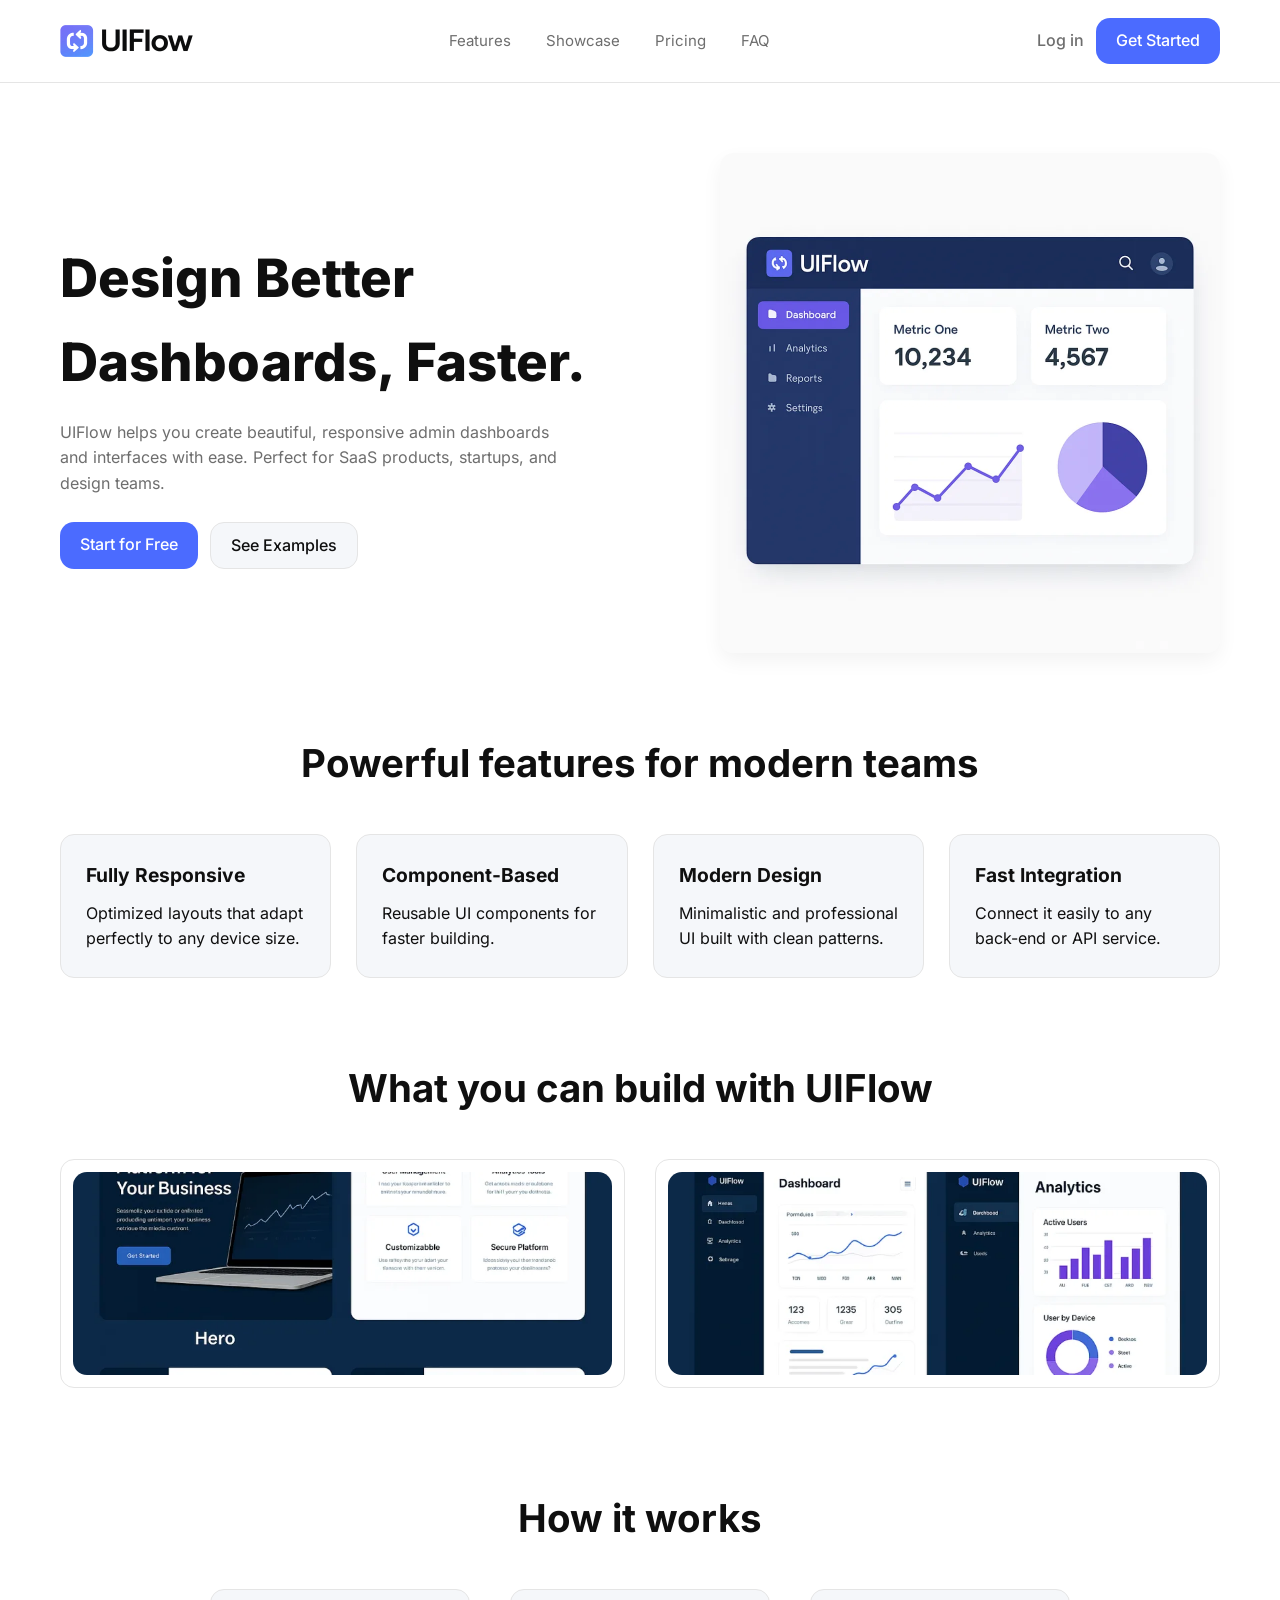
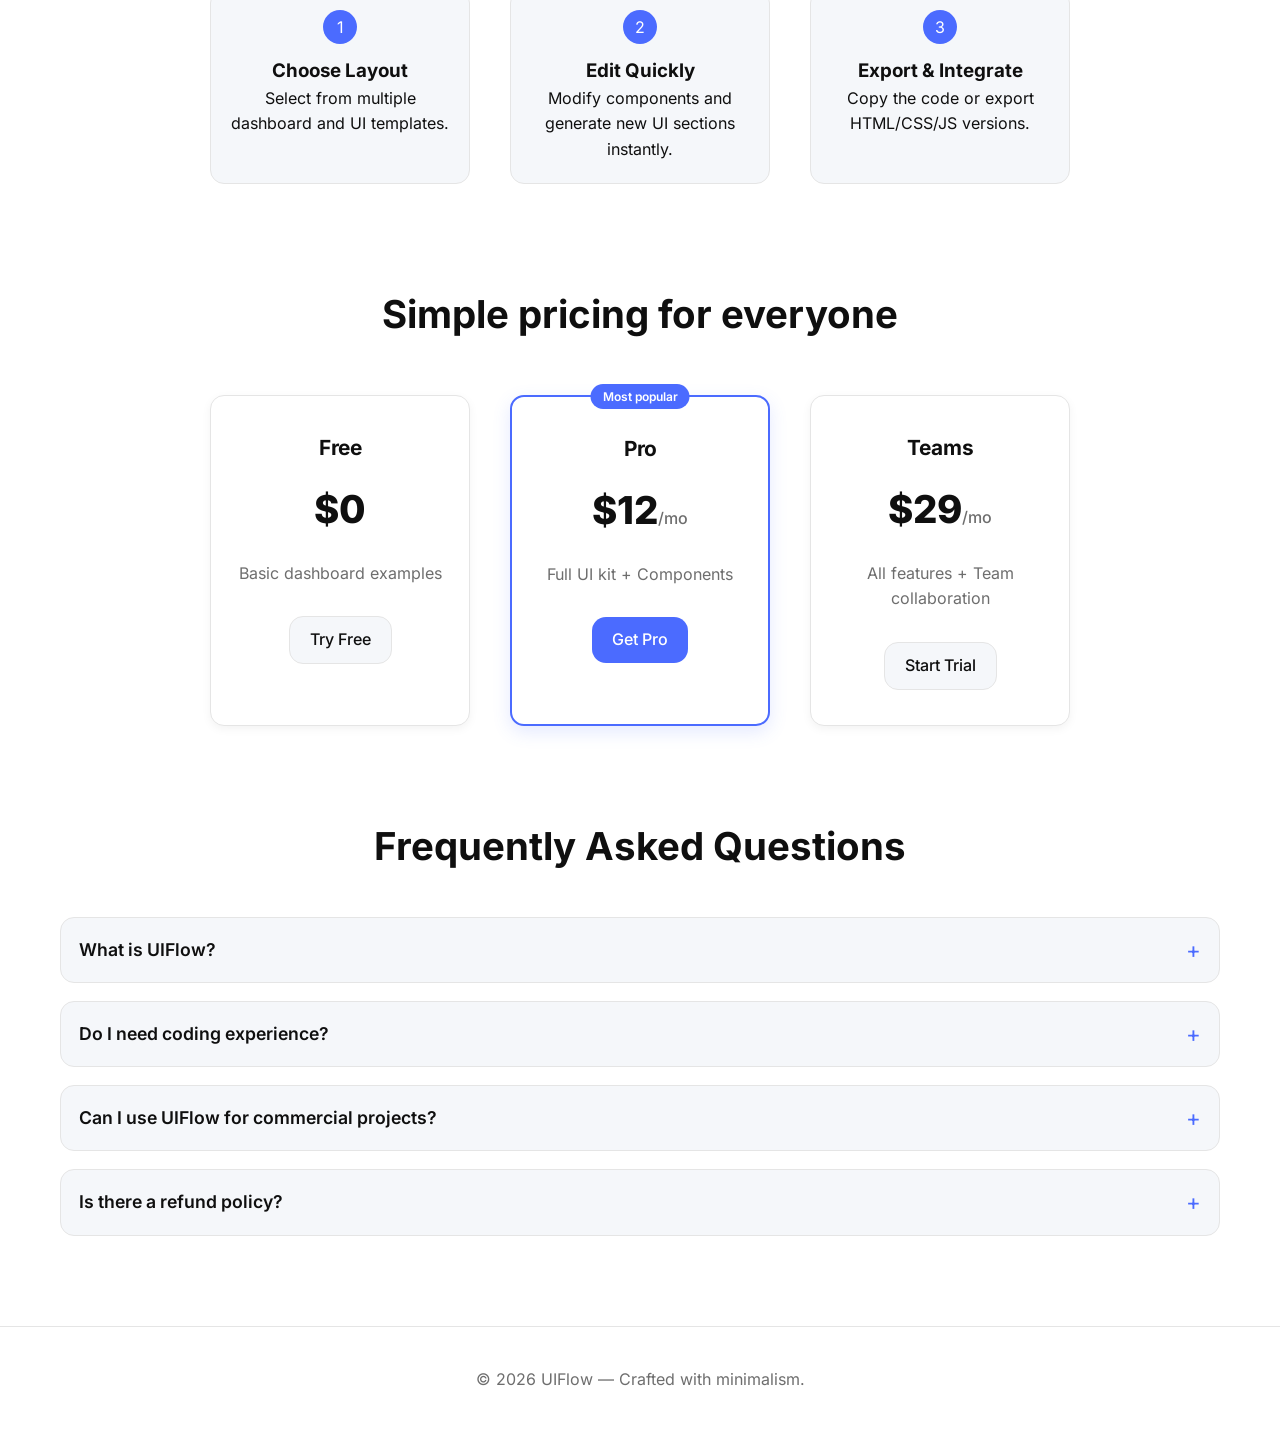
<file: index.html>
<!DOCTYPE html>
<html lang="en">
<head>
    <meta charset="UTF-8">
    <meta name="viewport" content="width=device-width, initial-scale=1.0">
    <title>UIFlow — SaaS UI Dashboard Tool</title>
    <meta name="description" content="UIFlow helps you create beautiful, responsive admin dashboards and interfaces with ease. Perfect for SaaS products, startups, and design teams.">

    <!-- Vista previa al compartir el enlace -->
    <meta property="og:type" content="website">
    <meta property="og:site_name" content="UIFlow">
    <meta property="og:title" content="UIFlow — Design Better Dashboards, Faster">
    <meta property="og:description" content="UIFlow is a concept SaaS tool for designing admin dashboards: a responsive landing page and a live demo with charts, a users table and dark mode.">
    <meta property="og:url" content="https://uiflow.renzzogg.com/">
    <meta property="og:image" content="https://uiflow.renzzogg.com/assets/img/og-image.png">
    <meta property="og:image:width" content="1200">
    <meta property="og:image:height" content="630">
    <meta property="og:image:alt" content="UIFlow: Design Better Dashboards, Faster, next to a dark dashboard card with revenue KPIs and a 7-day revenue chart.">
    <meta name="twitter:card" content="summary_large_image">
    <meta name="twitter:image" content="https://uiflow.renzzogg.com/assets/img/og-image.png">

    <link rel="preload" href="assets/fonts/inter-latin-wght.woff2" as="font" type="font/woff2" crossorigin>
    <link rel="stylesheet" href="assets/css/style.css?v=2">
    <link rel="icon" href="favicon.svg" type="image/svg+xml">
</head>

<body>

    <!-- ================= NAVBAR ================= -->
    <header class="navbar">
        <div class="nav-container">
            <img src="assets/img/logo-wordmark.webp"
                 srcset="assets/img/logo-wordmark.webp 1x, assets/img/logo-wordmark@2x.webp 2x, assets/img/logo-wordmark@3x.webp 3x"
                 width="133" height="32" alt="UIFlow" class="logo">

            <nav class="nav-links" id="nav-links" aria-label="Main">
                <a href="#features">Features</a>
                <a href="#showcase">Showcase</a>
                <a href="#pricing">Pricing</a>
                <a href="#faq">FAQ</a>
                <a href="dashboard.html" class="nav-login-mobile">Log in</a>
            </nav>

            <div class="nav-actions">
                <a href="dashboard.html" class="btn-login">Log in</a>
                <a href="dashboard.html" class="btn-primary">Get Started</a>
                <button type="button" class="nav-toggle" aria-expanded="false" aria-controls="nav-links" aria-label="Open menu">
                    <span class="nav-toggle-bar"></span>
                    <span class="nav-toggle-bar"></span>
                    <span class="nav-toggle-bar"></span>
                </button>
            </div>
        </div>
    </header>

    <main>

        <!-- ================= HERO SECTION ================= -->
        <section class="hero">
            <div class="hero-content">
                <h1>Design Better Dashboards, Faster.</h1>
                <p class="hero-sub">
                    UIFlow helps you create beautiful, responsive admin dashboards and interfaces
                    with ease. Perfect for SaaS products, startups, and design teams.
                </p>

                <div class="hero-buttons">
                    <a href="dashboard.html" class="btn-primary">Start for Free</a>
                    <a href="#showcase" class="btn-secondary">See Examples</a>
                </div>
            </div>

            <div class="hero-image">
                <img src="assets/img/ui-preview.webp" width="1000" height="1000"
                     alt="UIFlow admin dashboard preview with a sidebar menu, two metric cards, a line chart and a pie chart">
            </div>
        </section>

        <!-- ================= FEATURES ================= -->
        <section id="features" class="features">
            <h2 class="section-title">Powerful features for modern teams</h2>

            <div class="features-grid">

                <div class="feature-card">
                    <h3>Fully Responsive</h3>
                    <p>Optimized layouts that adapt perfectly to any device size.</p>
                </div>

                <div class="feature-card">
                    <h3>Component-Based</h3>
                    <p>Reusable UI components for faster building.</p>
                </div>

                <div class="feature-card">
                    <h3>Modern Design</h3>
                    <p>Minimalistic and professional UI built with clean patterns.</p>
                </div>

                <div class="feature-card">
                    <h3>Fast Integration</h3>
                    <p>Connect it easily to any back-end or API service.</p>
                </div>

            </div>
        </section>

        <!-- ================= SHOWCASE ================= -->
        <section id="showcase" class="showcase">
            <h2 class="section-title">What you can build with UIFlow</h2>

            <div class="showcase-grid">

                <div class="showcase-card">
                    <img src="assets/img/ui_image_2.webp" width="800" height="300" alt="UIFlow landing page mockups: a hero section with a laptop showing a growth chart, next to a features grid with User Management, Analytics Tools, Customizable and Secure Platform cards" loading="lazy">
                </div>

                <div class="showcase-card">
                    <img src="assets/img/ui_image_3.webp" width="800" height="300" alt="UIFlow app mockups: an admin dashboard with a line chart and stat cards, next to an analytics screen with an active users bar chart and a users by device donut chart" loading="lazy">
                </div>

            </div>
        </section>

        <!-- ================= HOW IT WORKS ================= -->
        <section class="how">
            <h2 class="section-title">How it works</h2>

            <div class="how-steps">

                <div class="step">
                    <span class="step-number">1</span>
                    <h3>Choose Layout</h3>
                    <p>Select from multiple dashboard and UI templates.</p>
                </div>

                <div class="step">
                    <span class="step-number">2</span>
                    <h3>Edit Quickly</h3>
                    <p>Modify components and generate new UI sections instantly.</p>
                </div>

                <div class="step">
                    <span class="step-number">3</span>
                    <h3>Export &amp; Integrate</h3>
                    <p>Copy the code or export HTML/CSS/JS versions.</p>
                </div>

            </div>
        </section>

        <!-- ================= PRICING ================= -->
        <section id="pricing" class="pricing">
            <h2 class="section-title">Simple pricing for everyone</h2>

            <div class="pricing-grid">

                <div class="price-card">
                    <h3>Free</h3>
                    <p class="price">$0</p>
                    <p>Basic dashboard examples</p>
                    <a href="dashboard.html" class="btn-secondary">Try Free</a>
                </div>

                <div class="price-card highlight">
                    <span class="price-badge">Most popular</span>
                    <h3>Pro</h3>
                    <p class="price">$12<span class="price-period">/mo</span></p>
                    <p>Full UI kit + Components</p>
                    <a href="dashboard.html" class="btn-primary">Get Pro</a>
                </div>

                <div class="price-card">
                    <h3>Teams</h3>
                    <p class="price">$29<span class="price-period">/mo</span></p>
                    <p>All features + Team collaboration</p>
                    <a href="dashboard.html" class="btn-secondary">Start Trial</a>
                </div>

            </div>
        </section>

        <!-- ================= FAQ ================= -->
        <section id="faq" class="faq">
            <h2 class="section-title">Frequently Asked Questions</h2>

            <div class="faq-list">

                <div class="faq-item">
                    <button type="button" class="faq-question" aria-expanded="false" aria-controls="faq-answer-1">What is UIFlow?</button>
                    <p class="faq-answer" id="faq-answer-1">
                        UIFlow is a modern UI kit designed for creating dashboards, admin panels, and SaaS interfaces quickly.
                    </p>
                </div>

                <div class="faq-item">
                    <button type="button" class="faq-question" aria-expanded="false" aria-controls="faq-answer-2">Do I need coding experience?</button>
                    <p class="faq-answer" id="faq-answer-2">
                        No advanced skills required. The components are ready-to-use and easy to customize.
                    </p>
                </div>

                <div class="faq-item">
                    <button type="button" class="faq-question" aria-expanded="false" aria-controls="faq-answer-3">Can I use UIFlow for commercial projects?</button>
                    <p class="faq-answer" id="faq-answer-3">
                        Yes! All UIFlow components can be used in both personal and commercial projects.
                    </p>
                </div>

                <div class="faq-item">
                    <button type="button" class="faq-question" aria-expanded="false" aria-controls="faq-answer-4">Is there a refund policy?</button>
                    <p class="faq-answer" id="faq-answer-4">
                        Absolutely. If you're not satisfied within 7 days, you may request a refund.
                    </p>
                </div>

            </div>
        </section>

    </main>

    <!-- ================= FOOTER ================= -->
    <footer class="footer">
        <!-- El año se actualiza con JS; el valor escrito es el respaldo sin JS -->
        <p>© <span id="year">2026</span> UIFlow — Crafted with minimalism.</p>
    </footer>

    <script src="assets/js/app.js?v=2"></script>
</body>
</html>
</file>
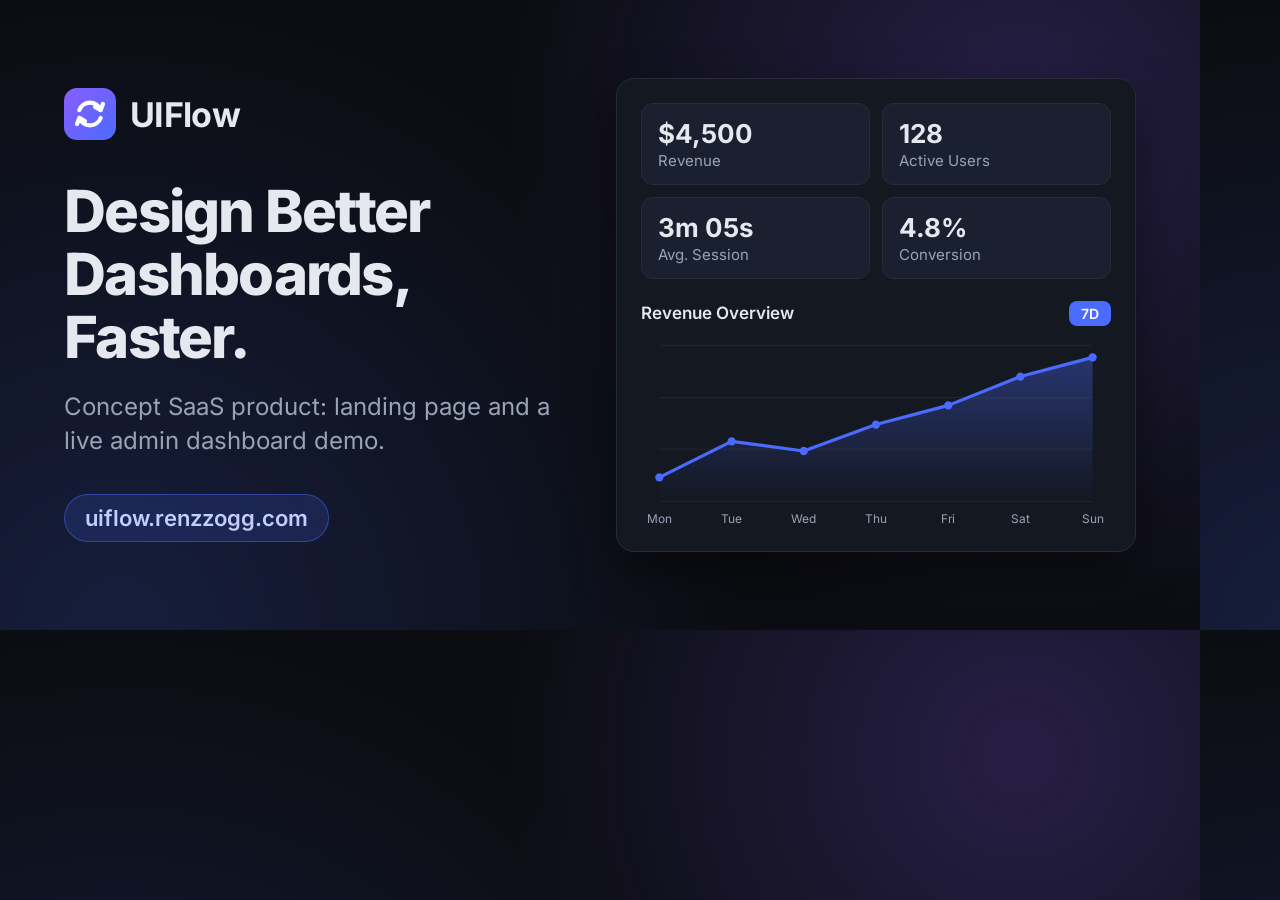
<file: docs/og-image.html>
<!DOCTYPE html>
<html lang="en">
<head>
    <meta charset="UTF-8">
    <meta name="robots" content="noindex, nofollow">
    <title>UIFlow — Open Graph template</title>
    <!--
        Plantilla de la imagen Open Graph (assets/img/og-image.png, 1200×630).
        No es una página del sitio: se abre con Chrome headless y se captura.
        Las cifras y la gráfica son las del rango 7D de assets/js/dashboard.js
        (lo que se ve al abrir el dashboard); si cambian allí, actualizarlas aquí.
    -->
    <style>
        @font-face {
            font-family: "Inter";
            src: url("../assets/fonts/inter-latin-wght.woff2") format("woff2");
            font-weight: 100 900;
        }

        /* Mismos tokens que el tema oscuro de dashboard.css */
        :root {
            --bg: #0b0d12;
            --surface: #141821;
            --surface-2: #1b2030;
            --text: #e6e8ef;
            --subtext: #9aa3b5;
            --border: #262c3a;
            --primary: #4b6bff;
            --primary-light: rgba(75, 107, 255, 0.16);
        }

        * { margin: 0; padding: 0; box-sizing: border-box; }

        html, body { width: 1200px; height: 630px; overflow: hidden; }

        body {
            display: flex;
            align-items: center;
            gap: 56px;
            padding: 0 64px;
            background:
                radial-gradient(circle at 85% 20%, rgba(138, 92, 255, 0.22), transparent 45%),
                radial-gradient(circle at 10% 100%, rgba(75, 107, 255, 0.18), transparent 50%),
                var(--bg);
            color: var(--text);
            font-family: "Inter", system-ui, sans-serif;
        }

        /* ===== Texto ===== */
        .intro { flex: 1; }

        .brand {
            display: flex;
            align-items: center;
            gap: 14px;
            font-size: 34px;
            font-weight: 700;
            letter-spacing: -0.02em;
        }

        .brand img { width: 52px; height: 52px; }

        h1 {
            margin-top: 40px;
            font-size: 58px;
            line-height: 1.08;
            font-weight: 800;
            letter-spacing: -0.03em;
        }

        .tagline {
            margin-top: 22px;
            font-size: 24px;
            line-height: 1.4;
            color: var(--subtext);
        }

        .url {
            display: inline-block;
            margin-top: 36px;
            padding: 10px 20px;
            border-radius: 999px;
            background: var(--primary-light);
            border: 1px solid rgba(75, 107, 255, 0.45);
            color: #c3cdff;
            font-size: 22px;
            font-weight: 600;
        }

        /* ===== Tarjeta tipo dashboard ===== */
        .panel {
            width: 520px;
            padding: 24px;
            border-radius: 18px;
            background: var(--surface);
            border: 1px solid var(--border);
            box-shadow: 0 20px 50px rgba(0, 0, 0, 0.45);
        }

        .kpis {
            display: grid;
            grid-template-columns: repeat(2, 1fr);
            gap: 12px;
        }

        .kpi {
            padding: 14px 16px;
            border-radius: 12px;
            background: var(--surface-2);
            border: 1px solid var(--border);
        }

        .kpi-value { font-size: 26px; font-weight: 700; }
        .kpi-label { margin-top: 2px; font-size: 15px; color: var(--subtext); }

        .chart-head {
            display: flex;
            justify-content: space-between;
            align-items: center;
            margin: 22px 0 12px;
            font-size: 17px;
            font-weight: 600;
        }

        .range {
            padding: 4px 12px;
            border-radius: 8px;
            background: var(--primary);
            color: #fff;
            font-size: 14px;
        }

        .chart { display: block; width: 100%; height: auto; }
        .chart text { fill: var(--subtext); font-size: 13px; font-family: inherit; }
    </style>
</head>
<body>

    <div class="intro">
        <div class="brand">
            <img src="../favicon.svg" alt="">
            UIFlow
        </div>
        <h1>Design Better Dashboards, Faster.</h1>
        <p class="tagline">Concept SaaS product: landing page and a live admin dashboard demo.</p>
        <p class="url">uiflow.renzzogg.com</p>
    </div>

    <div class="panel">
        <div class="kpis">
            <div class="kpi"><p class="kpi-value">$4,500</p><p class="kpi-label">Revenue</p></div>
            <div class="kpi"><p class="kpi-value">128</p><p class="kpi-label">Active Users</p></div>
            <div class="kpi"><p class="kpi-value">3m 05s</p><p class="kpi-label">Avg. Session</p></div>
            <div class="kpi"><p class="kpi-value">4.8%</p><p class="kpi-label">Conversion</p></div>
        </div>

        <div class="chart-head">
            <span>Revenue Overview</span>
            <span class="range">7D</span>
        </div>

        <!-- Revenue 7D: 400, 550, 510, 620, 700, 820, 900 (eje y de 300 a 950, 170 px de alto) -->
        <svg class="chart" viewBox="-20 -8 512 206" aria-hidden="true">
            <defs>
                <linearGradient id="fill" x1="0" y1="0" x2="0" y2="1">
                    <stop offset="0" stop-color="#4b6bff" stop-opacity="0.35"/>
                    <stop offset="1" stop-color="#4b6bff" stop-opacity="0"/>
                </linearGradient>
            </defs>
            <g stroke="rgba(230,232,239,0.07)">
                <line x1="0" y1="0" x2="472" y2="0"/>
                <line x1="0" y1="57" x2="472" y2="57"/>
                <line x1="0" y1="113" x2="472" y2="113"/>
                <line x1="0" y1="170" x2="472" y2="170"/>
            </g>
            <path d="M0,143.8 L78.7,104.6 L157.3,115.1 L236,86.3 L314.7,65.4 L393.3,34 L472,13.1 L472,170 L0,170 Z" fill="url(#fill)"/>
            <polyline points="0,143.8 78.7,104.6 157.3,115.1 236,86.3 314.7,65.4 393.3,34 472,13.1"
                      fill="none" stroke="#4b6bff" stroke-width="3.5" stroke-linejoin="round" stroke-linecap="round"/>
            <g fill="#4b6bff">
                <circle cx="0" cy="143.8" r="4.5"/><circle cx="78.7" cy="104.6" r="4.5"/>
                <circle cx="157.3" cy="115.1" r="4.5"/><circle cx="236" cy="86.3" r="4.5"/>
                <circle cx="314.7" cy="65.4" r="4.5"/><circle cx="393.3" cy="34" r="4.5"/>
                <circle cx="472" cy="13.1" r="4.5"/>
            </g>
            <g text-anchor="middle">
                <text x="0" y="194">Mon</text><text x="78.7" y="194">Tue</text>
                <text x="157.3" y="194">Wed</text><text x="236" y="194">Thu</text>
                <text x="314.7" y="194">Fri</text><text x="393.3" y="194">Sat</text>
                <text x="472" y="194">Sun</text>
            </g>
        </svg>
    </div>

</body>
</html>
</file>
<file: assets/css/style.css>
/* ============================
   UIFlow — Minimal SaaS Theme
   Clean, modern, professional UI
=============================== */

/* Inter variable (pesos 100–900), subconjunto latino, auto-alojada.
   Origen: @fontsource-variable/inter@5.2.5 — licencia en assets/fonts/OFL.txt */
@font-face {
    font-family: "Inter";
    src: url("../fonts/inter-latin-wght.woff2") format("woff2");
    font-weight: 100 900;
    font-style: normal;
    font-display: swap;
}

:root {
    --bg: #ffffff;
    --text: #0f0f0f;
    --subtext: #6e6e6e;
    --primary: #4b6bff;
    --primary-dark: #3a54d9;
    --border: #e5e5e5;
    --light-bg: #f5f7fa;
    --radius: 14px;
    --transition: 0.25s ease;
    --max-width: 1200px;
    --shadow: 0px 8px 20px rgba(0,0,0,0.05);
}

* {
    margin: 0;
    padding: 0;
    box-sizing: border-box;
}

html {
    scroll-behavior: smooth;
}

/* Las secciones del menú no quedan tapadas por el navbar sticky */
section[id] {
    scroll-margin-top: 90px;
}

body {
    background: var(--bg);
    color: var(--text);
    font-family: "Inter", system-ui, -apple-system, "Segoe UI", Roboto, sans-serif;
    line-height: 1.6;
}

button {
    font: inherit;
}

/* ================= NAVBAR ================= */

.navbar {
    width: 100%;
    border-bottom: 1px solid var(--border);
    background: rgba(255,255,255,0.8);
    backdrop-filter: blur(12px);
    position: sticky;
    top: 0;
    z-index: 100;
}

.nav-container {
    max-width: var(--max-width);
    margin: auto;
    display: flex;
    justify-content: space-between;
    align-items: center;
    padding: 18px 20px;
}

.logo {
    display: block;
    height: 32px;
    width: auto;
}

.nav-links a {
    margin: 0 15px;
    text-decoration: none;
    font-size: 15px;
    color: var(--subtext);
    transition: var(--transition);
}

.nav-links a:hover {
    color: var(--primary);
}

.nav-actions {
    display: flex;
    align-items: center;
    white-space: nowrap;
}

.nav-actions a {
    margin-left: 12px;
}

/* Solo existe dentro del panel móvil */
.nav-login-mobile {
    display: none;
}

/* ===== Botón hamburguesa (visible solo en móvil) ===== */

.nav-toggle {
    display: none;
    flex-direction: column;
    justify-content: center;
    align-items: center;
    gap: 5px;
    width: 42px;
    height: 42px;
    margin-left: 10px;
    background: none;
    border: 1px solid var(--border);
    border-radius: 10px;
    cursor: pointer;
}

.nav-toggle-bar {
    display: block;
    width: 20px;
    height: 2px;
    background: var(--text);
    border-radius: 2px;
    transition: transform var(--transition), opacity var(--transition);
}

/* Las 3 barras se convierten en una ✕ al abrir */
.nav-toggle[aria-expanded="true"] .nav-toggle-bar:nth-child(1) {
    transform: translateY(7px) rotate(45deg);
}

.nav-toggle[aria-expanded="true"] .nav-toggle-bar:nth-child(2) {
    opacity: 0;
}

.nav-toggle[aria-expanded="true"] .nav-toggle-bar:nth-child(3) {
    transform: translateY(-7px) rotate(-45deg);
}

/* ================= BUTTONS ================= */

/* Anillo de foco visible solo al navegar con teclado */
a:focus-visible,
button:focus-visible {
    outline: 2px solid var(--primary);
    outline-offset: 3px;
}

.btn-primary {
    display: inline-block;
    background: var(--primary);
    padding: 10px 20px;
    border-radius: var(--radius);
    color: white;
    text-decoration: none;
    font-weight: 500;
    transition: var(--transition);
}

.btn-primary:hover {
    background: var(--primary-dark);
}

.btn-secondary {
    display: inline-block;
    padding: 10px 20px;
    border-radius: var(--radius);
    background: var(--light-bg);
    text-decoration: none;
    font-weight: 500;
    color: var(--text);
    border: 1px solid var(--border);
    transition: var(--transition);
}

.btn-secondary:hover {
    background: white;
    border-color: var(--primary);
}

.btn-login {
    text-decoration: none;
    color: var(--subtext);
    font-weight: 500;
    transition: var(--transition);
}

.btn-login:hover {
    color: var(--primary);
}

/* ================= HERO ================= */

.hero {
    max-width: var(--max-width);
    margin: 70px auto;
    padding: 0 20px;
    display: flex;
    gap: 50px;
    align-items: center;
}

.hero-content {
    flex: 1;
}

.hero h1 {
    font-size: 3.3rem;
    font-weight: 800;
}

.hero-sub {
    margin: 15px 0 25px;
    color: var(--subtext);
    max-width: 500px;
}

.hero-buttons {
    display: flex;
    gap: 12px;
}

.hero-image {
    flex: 0 1 500px;
}

.hero-image img {
    display: block;
    width: 100%;
    max-width: 500px;
    height: auto;
    border-radius: var(--radius);
    box-shadow: var(--shadow);
}

/* ================= FEATURES ================= */

.features {
    max-width: var(--max-width);
    margin: 80px auto;
    padding: 0 20px;
}

.section-title {
    text-align: center;
    font-size: 2.4rem;
    font-weight: 700;
    margin-bottom: 40px;
}

.features-grid {
    display: grid;
    grid-template-columns: repeat(auto-fit, minmax(240px, 1fr));
    gap: 25px;
}

.feature-card {
    background: var(--light-bg);
    padding: 25px;
    border-radius: var(--radius);
    border: 1px solid var(--border);
    transition: var(--transition);
}

.feature-card:hover {
    background: white;
    transform: translateY(-4px);
    box-shadow: var(--shadow);
}

.feature-card h3 {
    font-size: 1.2rem;
    margin-bottom: 10px;
}

/* ================= SHOWCASE ================= */

.showcase {
    max-width: var(--max-width);
    margin: 80px auto;
    padding: 0 20px;
}

.showcase-grid {
    display: grid;
    /* 2 columnas solo si cada una mide al menos 420px; si no, 1 columna a lo ancho */
    grid-template-columns: repeat(auto-fit, minmax(min(100%, 420px), 1fr));
    gap: 30px;
    margin-top: 30px;
}

.showcase-card {
    border: 1px solid var(--border);
    padding: 12px;
    border-radius: var(--radius);
    background: white;
    transition: var(--transition);
}

.showcase-card:hover {
    box-shadow: var(--shadow);
    transform: translateY(-4px);
}

.showcase-card img {
    display: block;
    width: 100%;
    height: auto;
    border-radius: var(--radius);
}

/* ================= HOW IT WORKS ================= */

.how {
    max-width: var(--max-width);
    margin: 100px auto;
    padding: 0 20px;
}

.how-steps {
    display: flex;
    justify-content: center;
    gap: 40px;
    flex-wrap: wrap;
    margin-top: 40px;
}

.step {
    width: 260px;
    padding: 20px;
    border-radius: var(--radius);
    border: 1px solid var(--border);
    background: var(--light-bg);
    text-align: center;
    transition: var(--transition);
}

.step:hover {
    background: white;
    transform: translateY(-4px);
    box-shadow: var(--shadow);
}

.step-number {
    display: inline-block;
    background: var(--primary);
    color: white;
    width: 34px;
    height: 34px;
    line-height: 34px;
    border-radius: 50%;
    margin-bottom: 12px;
}

/* ================= PRICING ================= */

.pricing {
    max-width: var(--max-width);
    margin: 90px auto;
    padding: 0 20px;
    text-align: center;
}

.pricing-grid {
    display: flex;
    gap: 40px;          /* ← separación amplia */
    justify-content: center;
    flex-wrap: wrap;
    margin-top: 50px;
}

.price-card {
    position: relative;
    width: 260px;
    padding: 35px 25px;
    background: white;
    border: 1px solid var(--border);
    border-radius: var(--radius);
    text-align: center;
    transition: var(--transition);
    box-shadow: 0 3px 10px rgba(0,0,0,0.05);
}

.price-card:hover {
    transform: translateY(-6px);
    box-shadow: 0 8px 20px rgba(0,0,0,0.08);
}

.price-card.highlight {
    border: 2px solid var(--primary);
    box-shadow: 0 6px 18px rgba(75,107,255,0.15);
}

.price-badge {
    position: absolute;
    top: -13px;
    left: 50%;
    transform: translateX(-50%);
    padding: 3px 12px;
    border-radius: 999px;
    background: var(--primary);
    color: white;
    font-size: 0.75rem;
    font-weight: 600;
    white-space: nowrap;
}

.price-card h3 {
    font-size: 1.3rem;
    margin-bottom: 8px;
}

.price {
    font-size: 2.4rem;
    font-weight: 800;
    margin: 15px 0 25px;
}

.price-card p {
    color: var(--subtext);
    margin-bottom: 20px;
}

.price-card .price {
    color: var(--text);
}

.price-period {
    font-size: 1rem;
    font-weight: 500;
    color: var(--subtext);
}

.price-card .btn-primary,
.price-card .btn-secondary {
    margin-top: 10px;
    display: inline-block;
}

/* ================= FAQ ================= */

.faq {
    max-width: var(--max-width);
    margin: 90px auto;
    padding: 0 20px;
}

.faq-list {
    margin-top: 40px;
    display: flex;
    flex-direction: column;
    gap: 18px;
}

.faq-item {
    border: 1px solid var(--border);
    border-radius: var(--radius);
    background: var(--light-bg);
    padding: 18px;
    transition: var(--transition);
}

.faq-item:hover {
    background: white;
    box-shadow: var(--shadow);
}

.faq-question {
    display: flex;
    justify-content: space-between;
    align-items: center;
    gap: 16px;
    width: 100%;
    text-align: left;
    font-size: 1.1rem;
    font-weight: 600;
    background: none;
    border: none;
    cursor: pointer;
    padding: 0;
    color: var(--text);
}

/* Indicador + / − */
.faq-question::after {
    content: "+";
    flex-shrink: 0;
    font-size: 1.4rem;
    font-weight: 400;
    line-height: 1;
    color: var(--primary);
}

.faq-item.open .faq-question::after {
    content: "\2212";
}

.faq-answer {
    margin-top: 10px;
    color: var(--subtext);
    display: none;
    line-height: 1.6;
}

.faq-item.open .faq-answer {
    display: block;
}

/* ================= FOOTER ================= */

.footer {
    text-align: center;
    padding: 40px 0;
    border-top: 1px solid var(--border);
    color: var(--subtext);
    margin-top: 80px;
}

/* ================= RESPONSIVE ================= */

@media (max-width: 850px) {
    .hero {
        flex-direction: column;
        text-align: center;
    }

    .hero-image {
        flex-basis: auto;
        width: 80%;
        max-width: 500px;
    }

    .hero-buttons {
        justify-content: center;
    }
}

/* Con el logo a tamaño completo el menú no cabe en una línea por debajo de ~700px:
   se convierte en un panel desplegable que abre el botón hamburguesa */
@media (max-width: 700px) {
    .nav-toggle {
        display: flex;
    }

    .nav-links {
        display: none;
        position: absolute;
        top: 100%;
        left: 0;
        right: 0;
        flex-direction: column;
        padding: 8px 20px 16px;
        background: var(--bg);
        border-bottom: 1px solid var(--border);
        box-shadow: var(--shadow);
    }

    .navbar.menu-open .nav-links {
        display: flex;
    }

    .nav-links a {
        margin: 0;
        padding: 12px 4px;
        font-size: 16px;
        border-bottom: 1px solid var(--border);
    }

    .nav-links a:last-child {
        border-bottom: none;
    }
}

@media (max-width: 600px) {
    .logo {
        height: 24px;
    }

    .nav-actions a {
        margin-left: 8px;
    }

    /* "Log in" pasa al panel para que logo, Get Started y hamburguesa quepan a 375px */
    .nav-actions .btn-login {
        display: none;
    }

    .nav-login-mobile {
        display: block;
    }

    .nav-actions .btn-primary {
        padding: 8px 14px;
    }

    .hero h1 {
        font-size: 2.3rem;
    }
}

/* Sin animaciones para quien las desactiva en su sistema */
@media (prefers-reduced-motion: reduce) {
    html {
        scroll-behavior: auto;
    }

    *,
    *::before,
    *::after {
        transition: none !important;
        animation: none !important;
    }

    .feature-card:hover,
    .showcase-card:hover,
    .step:hover,
    .price-card:hover {
        transform: none;
    }
}
</file>
